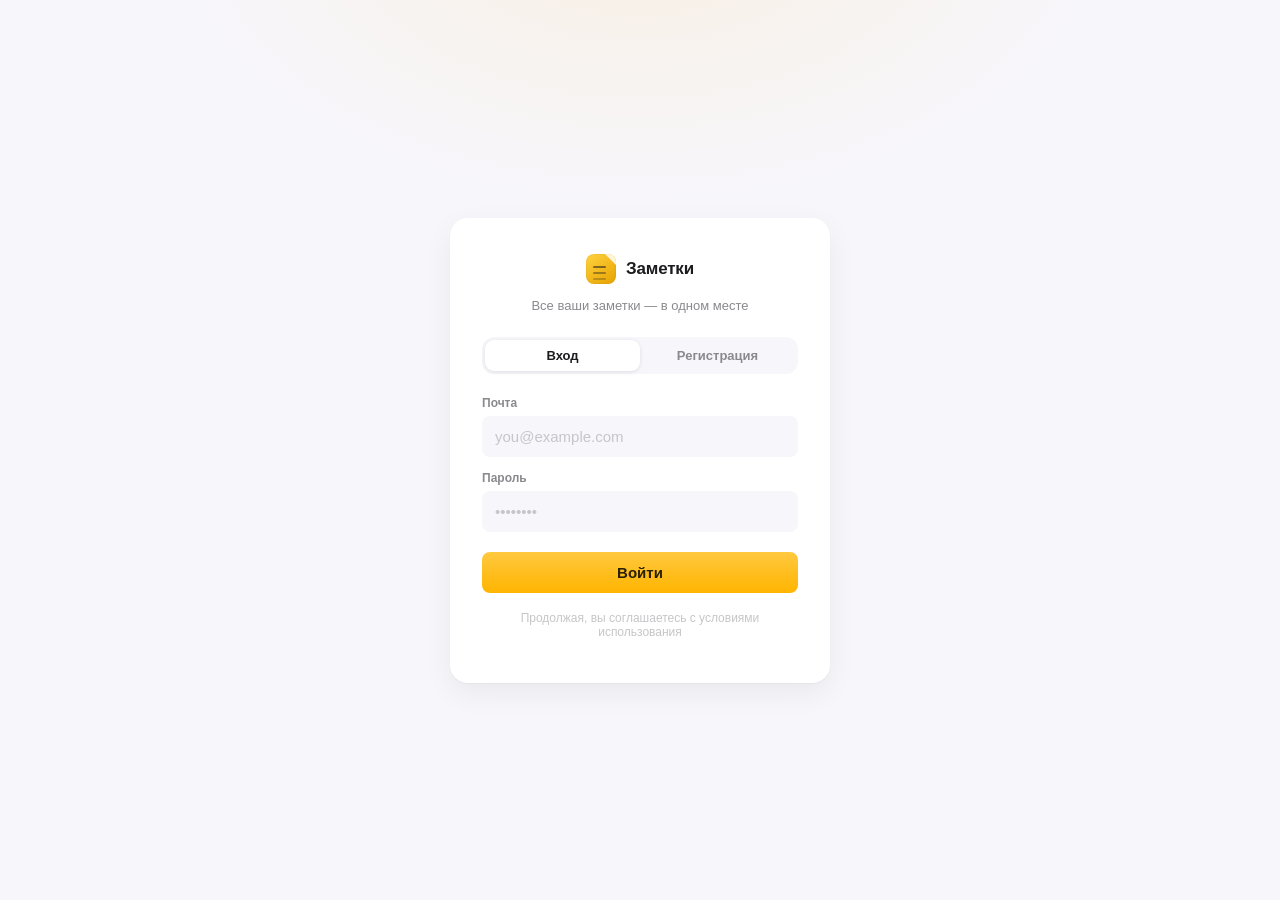
<file: frontend/assets/index.html>
<!DOCTYPE html>
<html lang="ru">
<head>
<meta charset="UTF-8">
<meta name="viewport" content="width=device-width, initial-scale=1.0">
<title>Заметки — вход</title>
<link rel="stylesheet" href="styles.css">
</head>
<body>

<div class="auth-page">
  <div class="auth-card">

    <div class="brand">
      <div class="logo-mark"></div>
      <span class="brand-name">Заметки</span>
    </div>

    <p class="auth-subtitle">Все ваши заметки — в одном месте</p>

    <!-- Переключатель Вход/Регистрация реализован через radio + CSS,
         никакого JS: #mode-login и #mode-register управляют и подсветкой
         вкладки, и видимостью соответствующей формы ниже. -->
    <input type="radio" name="mode" id="mode-login" class="toggle-input" checked>
    <input type="radio" name="mode" id="mode-register" class="toggle-input">

    <div class="segmented">
      <label for="mode-login">Вход</label>
      <label for="mode-register">Регистрация</label>
    </div>

    <div class="panels">

      <!-- ---------- Форма входа ---------- -->
      <form id="login-form" class="auth-panel panel-login" novalidate>
        <p class="form-error" id="login-error"></p>

        <div class="field">
          <label for="login-email">Почта</label>
          <input type="email" id="login-email" name="email" placeholder="you@example.com" autocomplete="email" required>
        </div>

        <div class="field">
          <label for="login-password">Пароль</label>
          <input type="password" id="login-password" name="password" placeholder="••••••••" autocomplete="current-password" required>
        </div>

        <button type="submit" class="btn-primary">Войти</button>
      </form>

      <!-- ---------- Форма регистрации ---------- -->
      <form id="register-form" class="auth-panel panel-register" novalidate>
        <p class="form-error" id="register-error"></p>

        <div class="field-row">
          <div class="field">
            <label for="reg-firstname">Имя</label>
            <input type="text" id="reg-firstname" name="first_name" placeholder="Алексей" autocomplete="given-name" required>
          </div>
          <div class="field">
            <label for="reg-lastname">Фамилия</label>
            <input type="text" id="reg-lastname" name="last_name" placeholder="Иванов" autocomplete="family-name" required>
          </div>
        </div>

        <div class="field">
          <label for="reg-username">Имя пользователя</label>
          <input type="text" id="reg-username" name="username" placeholder="alexivanov" maxlength="25" autocomplete="username" required>
        </div>

        <div class="field">
          <label for="reg-email">Почта</label>
          <input type="email" id="reg-email" name="email" placeholder="you@example.com" autocomplete="email" required>
        </div>

        <div class="field">
          <label for="reg-password">Пароль</label>
          <input type="password" id="reg-password" name="password" placeholder="Минимум 8 символов" autocomplete="new-password" maxlength="20" required>
        </div>

        <button type="submit" class="btn-primary">Создать аккаунт</button>
      </form>

    </div>

    <p class="auth-fineprint">Продолжая, вы соглашаетесь с условиями использования</p>
  </div>
</div>

<script type="module" src="js/auth.js"></script>
</body>
</html>
</file>
<file: frontend/assets/styles.css>
/* =========================================================================
   Notes App — общие стили
   Направление: светлый интерфейс в духе Apple Notes — системный шрифт,
   жёлтый акцент "страницы заметки", разделители-волосинки, спокойный layout.
   ========================================================================= */

:root {
  --bg-app:            #ffffff;
  --bg-sidebar:        #f7f6fb;
  --bg-list:           #fbfaf8;
  --bg-hover:          #f0eff5;
  --bg-selected:       #fff2cf;

  --accent:            #ffb400;
  --accent-deep:       #e6a200;
  --accent-soft:       #fff2cf;
  --danger:            #ff3b30;

  --text-primary:      #1c1c1e;
  --text-secondary:    #8a8a8e;
  --text-tertiary:     #c6c6c8;

  --separator:         #e4e3e8;
  --separator-strong:  #d8d7dd;

  --font-main: -apple-system, BlinkMacSystemFont, "SF Pro Text", "SF Pro Display",
               "Segoe UI", Roboto, Helvetica, Arial, sans-serif;

  --radius-lg: 18px;
  --radius-md: 12px;
  --radius-sm: 8px;

  --shadow-card: 0 1px 2px rgba(0,0,0,0.04), 0 10px 30px rgba(0,0,0,0.06);
}

* { box-sizing: border-box; }

html, body {
  height: 100%;
}

body {
  margin: 0;
  font-family: var(--font-main);
  color: var(--text-primary);
  background: var(--bg-app);
  -webkit-font-smoothing: antialiased;
}

a { color: inherit; text-decoration: none; }
button { font-family: inherit; }

/* Скрываем чекбоксы, которые используются только как CSS-переключатели
   (вкладки вход/регистрация, показ пароля, мобильное меню) */
.toggle-input {
  position: absolute;
  opacity: 0;
  width: 0;
  height: 0;
  pointer-events: none;
}

:focus-visible {
  outline: 2px solid var(--accent-deep);
  outline-offset: 2px;
}

/* ---------- Логотип приложения (единый фирменный элемент) ---------- */

.logo-mark {
  --size: 30px;
  width: var(--size);
  height: var(--size);
  flex-shrink: 0;
  position: relative;
  border-radius: 8px;
  background: linear-gradient(145deg, #ffd23f, var(--accent-deep));
  box-shadow: inset 0 0 0 1px rgba(0,0,0,0.04);
}

.logo-mark::before {
  /* загнутый уголок страницы */
  content: "";
  position: absolute;
  top: 0;
  right: 0;
  width: 0;
  height: 0;
  border-style: solid;
  border-width: 0 11px 11px 0;
  border-color: transparent #fff5da transparent transparent;
  border-top-right-radius: 8px;
}

.logo-mark::after {
  /* строчки текста внутри значка */
  content: "";
  position: absolute;
  left: 22%;
  right: 34%;
  top: 42%;
  height: 2px;
  background: rgba(28,28,30,0.55);
  box-shadow: 0 6px 0 rgba(28,28,30,0.4), 0 12px 0 rgba(28,28,30,0.25);
  border-radius: 1px;
}

.brand {
  display: flex;
  align-items: center;
  gap: 10px;
}

.brand-name {
  font-size: 17px;
  font-weight: 700;
  letter-spacing: -0.01em;
}

/* =========================================================================
   1. Страница входа / регистрации
   ========================================================================= */

.auth-page {
  min-height: 100vh;
  display: flex;
  align-items: center;
  justify-content: center;
  padding: 24px;
  background:
    radial-gradient(680px 420px at 50% -10%, rgba(255,180,0,0.10), transparent 70%),
    var(--bg-sidebar);
}

.auth-card {
  width: 100%;
  max-width: 380px;
  background: var(--bg-app);
  border-radius: var(--radius-lg);
  box-shadow: var(--shadow-card);
  padding: 36px 32px 32px;
  text-align: center;
}

.auth-card .brand {
  justify-content: center;
  margin-bottom: 14px;
}

.auth-title {
  margin: 4px 0 4px;
  font-size: 22px;
  font-weight: 700;
  letter-spacing: -0.01em;
}

.auth-subtitle {
  margin: 0 0 24px;
  font-size: 13px;
  color: var(--text-secondary);
}

/* Переключатель Вход / Регистрация — на чистом CSS, без JS.
   Радиокнопки лежат ДО .segmented и ДО панелей форм, поэтому
   через ~ можно управлять и подсветкой вкладки, и видимостью панели. */

.segmented {
  position: relative;
  display: grid;
  grid-template-columns: 1fr 1fr;
  background: var(--bg-sidebar);
  border-radius: var(--radius-md);
  padding: 3px;
  margin-bottom: 22px;
}

.segmented label {
  position: relative;
  z-index: 1;
  display: block;
  padding: 8px 0;
  font-size: 13px;
  font-weight: 600;
  color: var(--text-secondary);
  border-radius: calc(var(--radius-md) - 3px);
  cursor: pointer;
  transition: color .15s ease;
  text-align: center;
}

#mode-login:checked ~ .segmented label[for="mode-login"],
#mode-register:checked ~ .segmented label[for="mode-register"] {
  color: var(--text-primary);
  background: var(--bg-app);
  box-shadow: 0 1px 4px rgba(0,0,0,0.10);
}

.auth-panel { display: none; text-align: left; }

.form-error {
  font-size: 12px;
  color: var(--danger);
  margin: 0 0 12px;
}
.form-error:empty { display: none; }

#mode-login:checked ~ .panels .panel-login { display: block; }
#mode-register:checked ~ .panels .panel-register { display: block; }

.field {
  margin-bottom: 14px;
}

.field label {
  display: block;
  font-size: 12px;
  font-weight: 600;
  color: var(--text-secondary);
  margin-bottom: 6px;
}

.field-row {
  display: grid;
  grid-template-columns: 1fr 1fr;
  gap: 10px;
}

input[type="email"],
input[type="text"],
input[type="password"] {
  width: 100%;
  padding: 11px 12px;
  font-size: 15px;
  font-family: inherit;
  color: var(--text-primary);
  background: var(--bg-sidebar);
  border: 1px solid transparent;
  border-radius: var(--radius-sm);
  transition: border-color .15s ease, background .15s ease;
}

input::placeholder { color: var(--text-tertiary); }

input:focus {
  background: var(--bg-app);
  border-color: var(--accent);
  outline: none;
}

.btn-primary {
  width: 100%;
  padding: 12px;
  margin-top: 6px;
  font-size: 15px;
  font-weight: 600;
  color: #2a2100;
  background: linear-gradient(180deg, #ffc93f, var(--accent));
  border: none;
  border-radius: var(--radius-sm);
  cursor: pointer;
  transition: filter .15s ease;
}

.btn-primary:hover { filter: brightness(1.04); }
.btn-primary:active { filter: brightness(0.97); }

.auth-fineprint {
  margin-top: 18px;
  font-size: 12px;
  color: var(--text-tertiary);
  text-align: center;
}

/* =========================================================================
   2. Главная страница — список заметок (сайдбар + список)
   ========================================================================= */

.app-shell {
  display: grid;
  grid-template-columns: 210px 1fr;
  height: 100vh;
}

/* --- Панель аккаунта --- */

.account-panel {
  background: var(--bg-sidebar);
  border-right: 1px solid var(--separator);
  padding: 16px 12px;
  display: flex;
  flex-direction: column;
}

.account-panel .brand {
  padding: 6px 8px 18px;
}

.account-info {
  display: flex;
  align-items: center;
  gap: 8px;
  padding: 8px 10px;
  border-radius: var(--radius-sm);
}

.avatar {
  width: 30px;
  height: 30px;
  border-radius: 50%;
  background: linear-gradient(145deg, #ffd23f, var(--accent-deep));
  color: #2a2100;
  font-weight: 700;
  font-size: 13px;
  display: flex;
  align-items: center;
  justify-content: center;
  flex-shrink: 0;
}

.account-text {
  display: flex;
  flex-direction: column;
  min-width: 0;
  flex: 1;
}

.account-info .icon-btn {
  flex-shrink: 0;
}

.account-username {
  font-size: 13px;
  font-weight: 600;
  white-space: nowrap;
  overflow: hidden;
  text-overflow: ellipsis;
}

.account-email {
  font-size: 11px;
  color: var(--text-secondary);
  white-space: nowrap;
  overflow: hidden;
  text-overflow: ellipsis;
}

/* --- Список заметок --- */

.list-panel {
  background: var(--bg-list);
  display: flex;
  flex-direction: column;
  min-width: 0;
}

.list-header {
  padding: 18px 24px 12px;
  border-bottom: 1px solid var(--separator);
}

.list-header-top {
  display: flex;
  align-items: center;
  justify-content: space-between;
  margin-bottom: 14px;
}

.list-title {
  font-size: 26px;
  font-weight: 700;
  letter-spacing: -0.01em;
}

.compose-btn {
  width: 34px;
  height: 34px;
  border-radius: 50%;
  border: none;
  background: var(--accent);
  color: #2a2100;
  font-size: 20px;
  line-height: 1;
  cursor: pointer;
  display: flex;
  align-items: center;
  justify-content: center;
  box-shadow: 0 4px 12px rgba(255,180,0,0.35);
}
.compose-btn:hover { filter: brightness(1.05); }

.notes-list {
  list-style: none;
  margin: 0;
  padding: 0;
  overflow-y: auto;
}

.note-row { position: relative; }

.note-link {
  display: block;
  padding: 12px 24px;
}

.note-row:hover .note-link { background: var(--bg-hover); }
.note-row.active .note-link { background: var(--bg-selected); }

.note-top-line {
  display: flex;
  align-items: baseline;
  justify-content: space-between;
  gap: 12px;
  margin-bottom: 3px;
}

.note-title {
  font-size: 15px;
  font-weight: 600;
  white-space: nowrap;
  overflow: hidden;
  text-overflow: ellipsis;
}

.note-date {
  flex-shrink: 0;
  font-size: 13px;
  color: var(--text-secondary);
}

.note-preview {
  font-size: 13px;
  color: var(--text-secondary);
  display: -webkit-box;
  -webkit-line-clamp: 2;
  -webkit-box-orient: vertical;
  overflow: hidden;
  line-height: 1.4;
}

.note-row:not(:last-child)::after {
  content: "";
  position: absolute;
  left: 24px;
  right: 0;
  bottom: 0;
  border-bottom: 1px solid var(--separator);
}

.list-empty {
  padding: 60px 24px;
  text-align: center;
  color: var(--text-secondary);
}

.list-empty-icon {
  margin: 0 auto 14px;
  width: 48px; height: 48px;
  opacity: 0.35;
}

.list-empty-title {
  font-size: 15px;
  font-weight: 600;
  color: var(--text-primary);
  margin-bottom: 4px;
}

.list-empty-text { font-size: 13px; }

/* =========================================================================
   3. Страница отдельной заметки
   ========================================================================= */

.note-page {
  max-width: 720px;
  margin: 0 auto;
  min-height: 100vh;
  display: flex;
  flex-direction: column;
}

.note-toolbar {
  display: flex;
  align-items: center;
  justify-content: space-between;
  padding: 16px 28px;
  position: sticky;
  top: 0;
  background: rgba(255,255,255,0.9);
  backdrop-filter: saturate(180%) blur(10px);
  border-bottom: 1px solid transparent;
}

.back-link {
  display: flex;
  align-items: center;
  gap: 4px;
  font-size: 15px;
  font-weight: 500;
  color: var(--accent-deep);
}
.back-link svg { flex-shrink: 0; }
.back-link:hover { text-decoration: underline; }

.toolbar-actions {
  display: flex;
  align-items: center;
  gap: 4px;
}

.icon-btn {
  width: 32px;
  height: 32px;
  border-radius: var(--radius-sm);
  border: none;
  background: transparent;
  color: var(--text-primary);
  display: flex;
  align-items: center;
  justify-content: center;
  cursor: pointer;
}
.icon-btn:hover { background: var(--bg-hover); }
.icon-btn.danger:hover { color: var(--danger); background: rgba(255,59,48,0.08); }

.note-content {
  flex: 1;
  padding: 8px 28px 80px;
}

.note-meta {
  font-size: 12px;
  color: var(--text-secondary);
  margin: 0 0 6px;
}

[contenteditable][data-placeholder]:empty::before {
  content: attr(data-placeholder);
  color: var(--text-tertiary);
}
[contenteditable] { outline: none; }

.note-heading {
  font-size: 28px;
  font-weight: 700;
  letter-spacing: -0.01em;
  margin: 0 0 14px;
  line-height: 1.25;
}

/* "линованная бумага" — фон под текстом заметки, как в блокноте */
.note-body {
  font-size: 16px;
  line-height: 28px;
  color: var(--text-primary);
  background-image: repeating-linear-gradient(
    to bottom,
    transparent 0,
    transparent 27px,
    var(--separator) 28px
  );
}

.note-body p { margin: 0 0 0; }
.note-body p + p { margin-top: 0; }

.note-body ul {
  margin: 0;
  padding-left: 22px;
}

.note-body li { margin-bottom: 0; }

/* =========================================================================
   Адаптивность
   ========================================================================= */

@media (max-width: 860px) {
  .app-shell {
    grid-template-columns: 1fr;
    height: auto;
    min-height: 100vh;
  }

  .account-panel {
    border-right: none;
    border-bottom: 1px solid var(--separator);
    flex-direction: row;
    align-items: center;
    justify-content: space-between;
  }
}

@media (max-width: 560px) {
  .auth-card { padding: 28px 22px 24px; }
  .field-row { grid-template-columns: 1fr; gap: 0; }
  .note-content { padding: 8px 18px 60px; }
  .note-toolbar { padding: 14px 18px; }
  .note-heading { font-size: 24px; }
}
</file>
